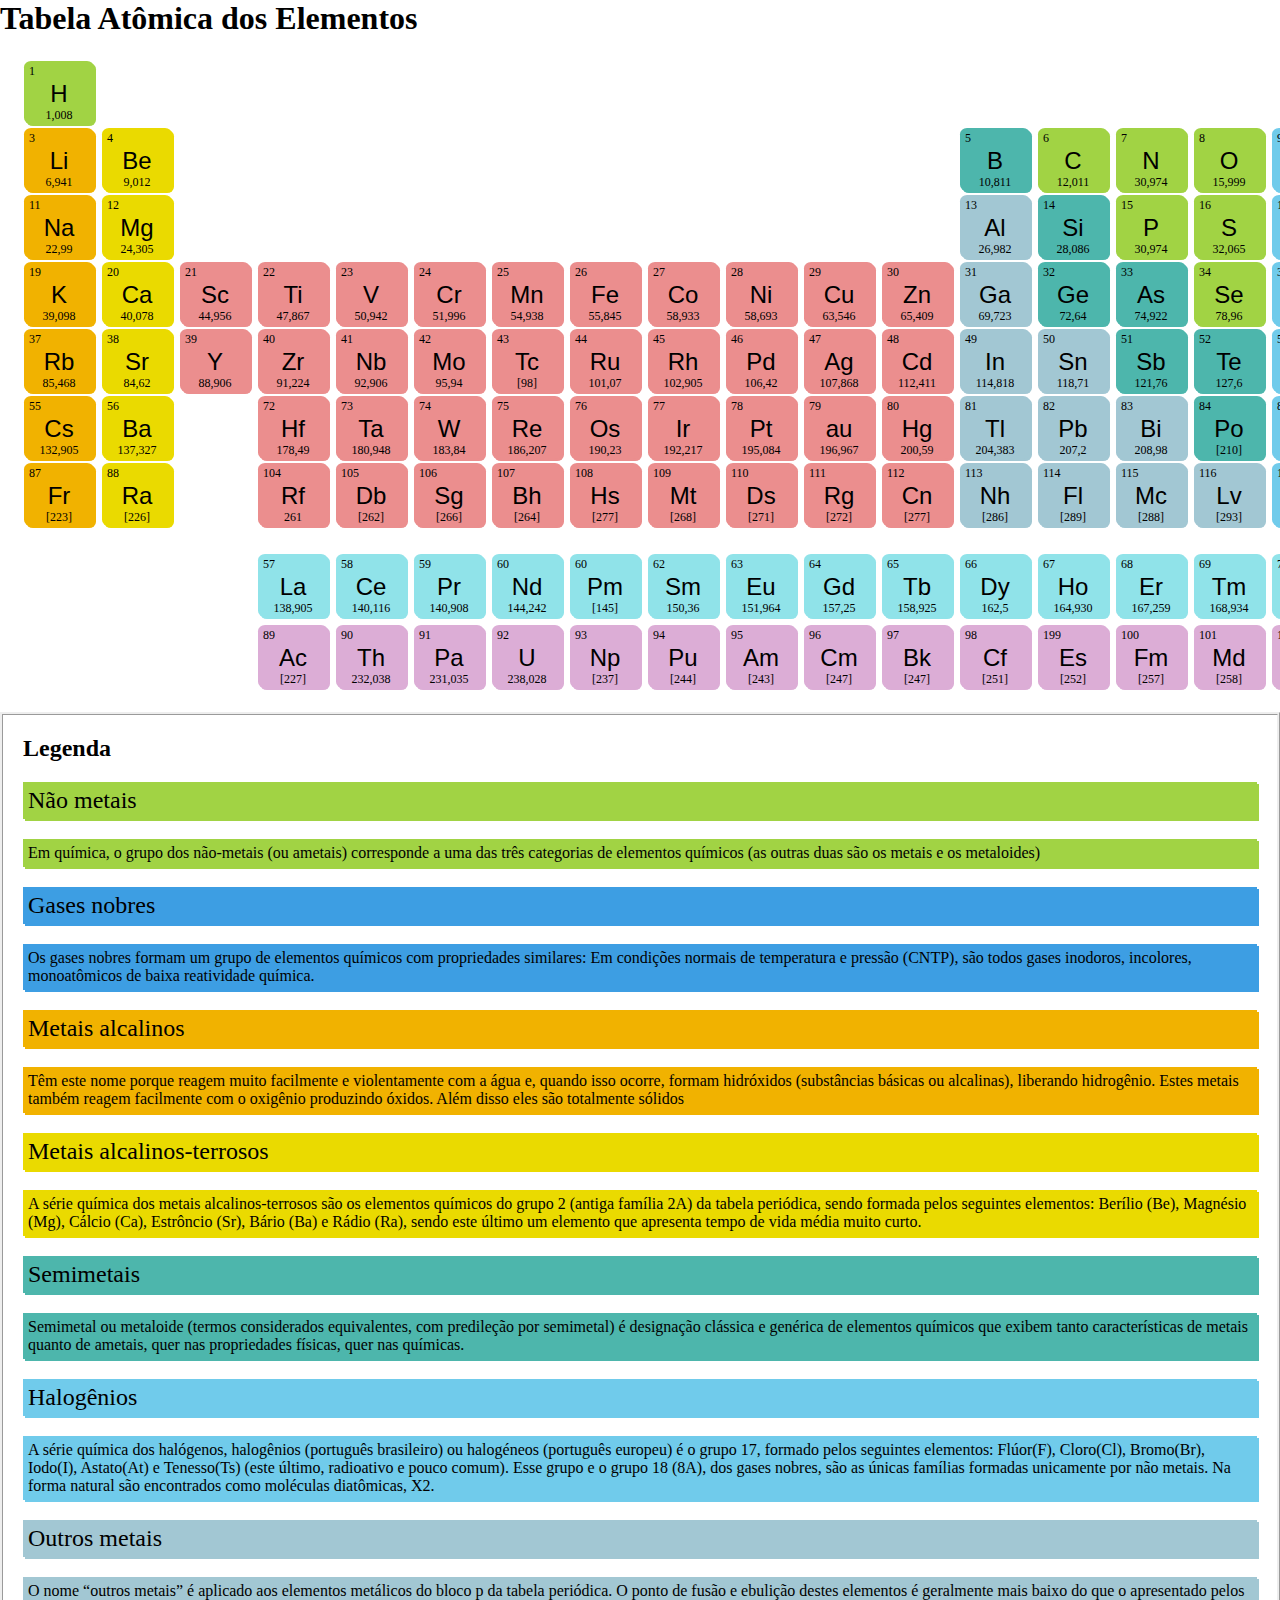
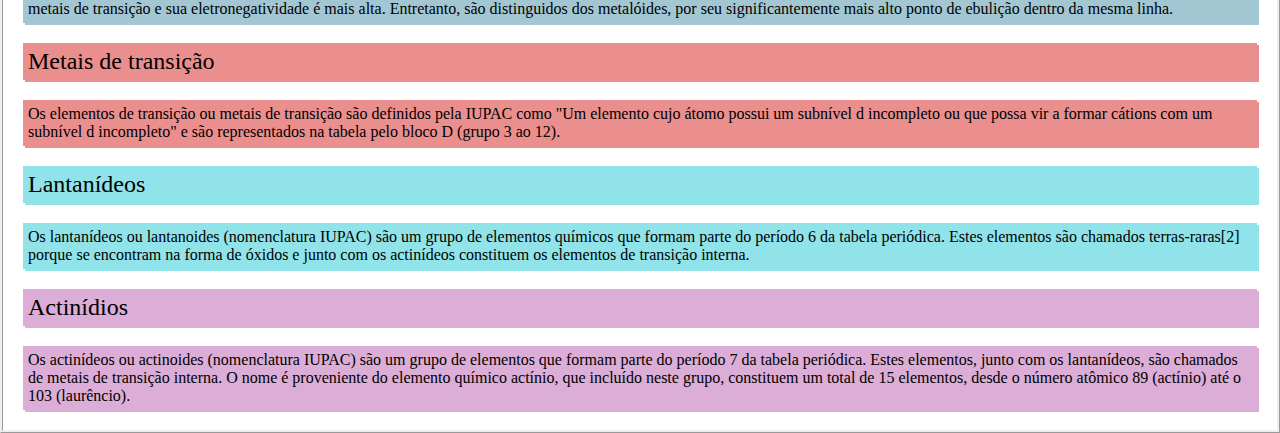
<file: Front-End/Tabela_Periodica/index.html>
<!DOCTYPE html>
<html lang="en">
<head>
    <meta charset="UTF-8">
    <meta http-equiv="X-UA-Compatible" content="IE=edge">
    <meta name="viewport" content="width=device-width, initial-scale=1.0">
    <link rel="stylesheet" href="style.css">
    <title>Tabela Periódica</title>
</head>
<body>
    <div class="titulo"><h1>Tabela Atômica dos Elementos</h1></div>
    <div class="grupo-elementos">
        <div class="coluna">
            <a href="#nao-metais-legenda"><div title="Hidrogênio" class="elemento nao-metais hovertext">
                <p class="tabela-numero">1</p>
                <p class="elemento-abreviado">H</p>
                <p class="massa-atomica">1,008</p>
            </div></a>
            <a href="#metais-alcalinos-legenda"><div class="elemento metais-alcalinos">
                <p class="tabela-numero">3</p>
                <p class="elemento-abreviado">Li</p>
                <p class="massa-atomica">6,941</p>
            </div></a>
            <a href="#metais-alcalinos-legenda"><div class="elemento metais-alcalinos">
                <p class="tabela-numero">11</p>
                <p class="elemento-abreviado">Na</p>
                <p class="massa-atomica">22,99</p>
            </div></a>
            <a href="#metais-alcalinos-legenda"><div class="elemento metais-alcalinos">
                <p class="tabela-numero">19</p>
                <p class="elemento-abreviado">K</p>
                <p class="massa-atomica">39,098</p>
            </div></a>
            <a href="#metais-alcalinos-legenda"><div class="elemento metais-alcalinos">
                <p class="tabela-numero">37</p>
                <p class="elemento-abreviado">Rb</p>
                <p class="massa-atomica">85,468</p>
            </div></a>
            <a href="#metais-alcalinos-legenda"><div class="elemento metais-alcalinos">
                <p class="tabela-numero">55</p>
                <p class="elemento-abreviado">Cs</p>
                <p class="massa-atomica">132,905</p>
            </div></a>
            <a href="#metais-alcalinos-legenda"><div class="elemento metais-alcalinos">
                <p class="tabela-numero">87</p>
                <p class="elemento-abreviado">Fr</p>
                <p class="massa-atomica">[223]</p>
            </div></a>
        </div>
        <div class="coluna">
            <div class="vazio"></div>
            <a href="#metais-alcalinos-terrosos-legenda"><div class="elemento metais-alcalinos-terrosos">
                <p class="tabela-numero">4</p>
                <p class="elemento-abreviado">Be</p>
                <p class="massa-atomica">9,012</p>
            </div></a>
            <a href="#metais-alcalinos-terrosos-legenda"><div class="elemento metais-alcalinos-terrosos">
                <p class="tabela-numero">12</p>
                <p class="elemento-abreviado">Mg</p>
                <p class="massa-atomica">24,305</p>
            </div></a>
            <a href="#metais-alcalinos-terrosos-legenda"><div class="elemento metais-alcalinos-terrosos">
                <p class="tabela-numero">20</p>
                <p class="elemento-abreviado">Ca</p>
                <p class="massa-atomica">40,078</p>
            </div></a>
            <a href="#metais-alcalinos-terrosos-legenda"><div class="elemento metais-alcalinos-terrosos">
                <p class="tabela-numero">38</p>
                <p class="elemento-abreviado">Sr</p>
                <p class="massa-atomica">84,62</p>
            </div></a>
            <a href="#metais-alcalinos-terrosos-legenda"><div class="elemento metais-alcalinos-terrosos">
                <p class="tabela-numero">56</p>
                <p class="elemento-abreviado">Ba</p>
                <p class="massa-atomica">137,327</p>
            </div></a>
            <a href="#metais-alcalinos-terrosos-legenda"><div class="elemento metais-alcalinos-terrosos">
                <p class="tabela-numero">88</p>
                <p class="elemento-abreviado">Ra</p>
                <p class="massa-atomica">[226]</p>
            </div></a>
        </div>
        <div class="coluna">
            <div class="vazio"></div>
            <div class="vazio"></div>
            <div class="vazio">
            </div>
            <a href="#metais-transicao-legenda"><div class="elemento metais-transicao">
                <p class="tabela-numero">21</p>
                <p class="elemento-abreviado">Sc</p>
                <p class="massa-atomica">44,956</p>
            </div></a>
            <a href="#metais-transicao-legenda"><div class="elemento metais-transicao">
                <p class="tabela-numero">39</p>
                <p class="elemento-abreviado">Y</p>
                <p class="massa-atomica">88,906</p>
            </div></a>
            <div class="vazio"></div>
            <div class="vazio"></div>
        </div>
        <div class="coluna">
            <div class="vazio"></div>
            <div class="vazio"></div>
            <div class="vazio">
            </div>
            <a href="#metais-transicao-legenda"><div class="elemento metais-transicao">
                <p class="tabela-numero">22</p>
                <p class="elemento-abreviado">Ti</p>
                <p class="massa-atomica">47,867</p>
            </div></a>
            <a href="#metais-transicao-legenda"><div class="elemento metais-transicao">
                <p class="tabela-numero">40</p>
                <p class="elemento-abreviado">Zr</p>
                <p class="massa-atomica">91,224</p>
            </div></a>
            <a href="#metais-transicao-legenda"><div class="elemento metais-transicao">
                <p class="tabela-numero">72</p>
                <p class="elemento-abreviado">Hf</p>
                <p class="massa-atomica">178,49</p>
            </div></a>
            <a href="#metais-transicao-legenda"><div class="elemento metais-transicao">
                <p class="tabela-numero">104</p>
                <p class="elemento-abreviado">Rf</p>
                <p class="massa-atomica">261</p>
            </div></a>
        </div>
        <div class="coluna">
            <div class="vazio"></div>
            <div class="vazio"></div>
            <div class="vazio"></div>
            <a href="#metais-transicao-legenda"><div class="elemento metais-transicao">
                <p class="tabela-numero">23</p>
                <p class="elemento-abreviado">V</p>
                <p class="massa-atomica">50,942</p>
            </div></a>
            <a href="#metais-transicao-legenda"><div class="elemento metais-transicao">
                <p class="tabela-numero">41</p>
                <p class="elemento-abreviado">Nb</p>
                <p class="massa-atomica">92,906</p>
            </div></a>
            <a href="#metais-transicao-legenda"><div class="elemento metais-transicao">
                <p class="tabela-numero">73</p>
                <p class="elemento-abreviado">Ta</p>
                <p class="massa-atomica">180,948</p>
            </div></a>
            <a href="#metais-transicao-legenda"><div class="elemento metais-transicao">
                <p class="tabela-numero">105</p>
                <p class="elemento-abreviado">Db</p>
                <p class="massa-atomica">[262]</p>
            </div></a>
        </div>
        <div class="coluna">
            <div class="vazio"></div>
            <div class="vazio"></div>
            <div class="vazio"></div>
            <a href="#metais-transicao-legenda"><div class="elemento metais-transicao">
                <p class="tabela-numero">24</p>
                <p class="elemento-abreviado">Cr</p>
                <p class="massa-atomica">51,996</p>
            </div></a>
            <a href="#metais-transicao-legenda"><div class="elemento metais-transicao">
                <p class="tabela-numero">42</p>
                <p class="elemento-abreviado">Mo</p>
                <p class="massa-atomica">95,94</p>
            </div></a>
            <a href="#metais-transicao-legenda"><div class="elemento metais-transicao">
                <p class="tabela-numero">74</p>
                <p class="elemento-abreviado">W</p>
                <p class="massa-atomica">183,84</p>
            </div></a>
            <a href="#metais-transicao-legenda"><div class="elemento metais-transicao">
                <p class="tabela-numero">106</p>
                <p class="elemento-abreviado">Sg</p>
                <p class="massa-atomica">[266]</p>
            </div></a>
        </div>
        <div class="coluna">
            <div class="vazio"></div>
            <div class="vazio"></div>
            <div class="vazio"></div>
            <a href="#metais-transicao-legenda"><div class="elemento metais-transicao">
                <p class="tabela-numero">25</p>
                <p class="elemento-abreviado">Mn</p>
                <p class="massa-atomica">54,938</p>
            </div></a>
            <a href="#metais-transicao-legenda"><div class="elemento metais-transicao">
                <p class="tabela-numero">43</p>
                <p class="elemento-abreviado">Tc</p>
                <p class="massa-atomica">[98]</p>
            </div></a>
            <a href="#metais-transicao-legenda"><div class="elemento metais-transicao">
                <p class="tabela-numero">75</p>
                <p class="elemento-abreviado">Re</p>
                <p class="massa-atomica">186,207</p>
            </div></a>
            <a href="#metais-transicao-legenda"><div class="elemento metais-transicao">
                <p class="tabela-numero">107</p>
                <p class="elemento-abreviado">Bh</p>
                <p class="massa-atomica">[264]</p>
            </div></a>
        </div>
        <div class="coluna">
            <div class="vazio"></div>
            <div class="vazio"></div>
            <div class="vazio"></div>
            <a href="#metais-transicao-legenda"><div class="elemento metais-transicao">
                <p class="tabela-numero">26</p>
                <p class="elemento-abreviado">Fe</p>
                <p class="massa-atomica">55,845</p>
            </div></a>
            <a href="#metais-transicao-legenda"><div class="elemento metais-transicao">
                <p class="tabela-numero">44</p>
                <p class="elemento-abreviado">Ru</p>
                <p class="massa-atomica">101,07</p>
            </div></a>
            <a href="#metais-transicao-legenda"><div class="elemento metais-transicao">
                <p class="tabela-numero">76</p>
                <p class="elemento-abreviado">Os</p>
                <p class="massa-atomica">190,23</p>
            </div></a>
            <a href="#metais-transicao-legenda"><div class="elemento metais-transicao">
                <p class="tabela-numero">108</p>
                <p class="elemento-abreviado">Hs</p>
                <p class="massa-atomica">[277]</p>
            </div></a>
        </div>
        <div class="coluna">
            <div class="vazio"></div>
            <div class="vazio"></div>
            <div class="vazio"></div>
            <a href="#metais-transicao-legenda"><div class="elemento metais-transicao">
                <p class="tabela-numero">27</p>
                <p class="elemento-abreviado">Co</p>
                <p class="massa-atomica">58,933</p>
            </div></a>
            <a href="#metais-transicao-legenda"><div class="elemento metais-transicao">
                <p class="tabela-numero">45</p>
                <p class="elemento-abreviado">Rh</p>
                <p class="massa-atomica">102,905</p>
            </div></a>
            <a href="#metais-transicao-legenda"><div class="elemento metais-transicao">
                <p class="tabela-numero">77</p>
                <p class="elemento-abreviado">Ir</p>
                <p class="massa-atomica">192,217</p>
            </div></a>
            <a href="#metais-transicao-legenda"><div class="elemento metais-transicao">
                <p class="tabela-numero">109</p>
                <p class="elemento-abreviado">Mt</p>
                <p class="massa-atomica">[268]</p>
            </div></a>
        </div>
        <div class="coluna">
            <div class="vazio"></div>
            <div class="vazio"></div>
            <div class="vazio"></div>
            <a href="#metais-transicao-legenda"><div class="elemento metais-transicao">
                <p class="tabela-numero">28</p>
                <p class="elemento-abreviado">Ni</p>
                <p class="massa-atomica">58,693</p>
            </div></a>
            <a href="#metais-transicao-legenda"><div class="elemento metais-transicao">
                <p class="tabela-numero">46</p>
                <p class="elemento-abreviado">Pd</p>
                <p class="massa-atomica">106,42</p>
            </div></a>
            <a href="#metais-transicao-legenda"><div class="elemento metais-transicao">
                <p class="tabela-numero">78</p>
                <p class="elemento-abreviado">Pt</p>
                <p class="massa-atomica">195,084</p>
            </div></a>
            <a href="#metais-transicao-legenda"><div class="elemento metais-transicao">
                <p class="tabela-numero">110</p>
                <p class="elemento-abreviado">Ds</p>
                <p class="massa-atomica">[271]</p>
            </div></a>
        </div>
        <div class="coluna">
            <div class="vazio"></div>
            <div class="vazio"></div>
            <div class="vazio"></div>
            <a href="#metais-transicao-legenda"><div class="elemento metais-transicao">
                <p class="tabela-numero">29</p>
                <p class="elemento-abreviado">Cu</p>
                <p class="massa-atomica">63,546</p>
            </div></a>
            <a href="#metais-transicao-legenda"><div class="elemento metais-transicao">
                <p class="tabela-numero">47</p>
                <p class="elemento-abreviado">Ag</p>
                <p class="massa-atomica">107,868</p>
            </div></a>
            <a href="#metais-transicao-legenda"><div class="elemento metais-transicao">
                <p class="tabela-numero">79</p>
                <p class="elemento-abreviado">au</p>
                <p class="massa-atomica">196,967</p>
            </div></a>
            <a href="#metais-transicao-legenda"><div class="elemento metais-transicao">
                <p class="tabela-numero">111</p>
                <p class="elemento-abreviado">Rg</p>
                <p class="massa-atomica">[272]</p>
            </div></a>
        </div>
        <div class="coluna">
            <div class="vazio"></div>
            <div class="vazio"></div>
            <div class="vazio"></div>
            <a href="#metais-transicao-legenda"><div class="elemento metais-transicao">
                <p class="tabela-numero">30</p>
                <p class="elemento-abreviado">Zn</p>
                <p class="massa-atomica">65,409</p>
            </div></a>
            <a href="#metais-transicao-legenda"><div class="elemento metais-transicao">
                <p class="tabela-numero">48</p>
                <p class="elemento-abreviado">Cd</p>
                <p class="massa-atomica">112,411</p>
            </div></a>
            <a href="#metais-transicao-legenda"><div class="elemento metais-transicao">
                <p class="tabela-numero">80</p>
                <p class="elemento-abreviado">Hg</p>
                <p class="massa-atomica">200,59</p>
            </div></a>
            <a href="#metais-transicao-legenda"><div class="elemento metais-transicao">
                <p class="tabela-numero">112</p>
                <p class="elemento-abreviado">Cn</p>
                <p class="massa-atomica">[277]</p>
            </div></a>
        </div>
        <div class="coluna">
            <div class="vazio"></div>
            <a href="#semimetais-legenda"><div class="elemento semimetais">
                <p class="tabela-numero">5</p>
                <p class="elemento-abreviado">B</p>
                <p class="massa-atomica">10,811</p>
            </div></a>
            <a href="#outros-metais-legenda"><div class="elemento outros-metais">
                <p class="tabela-numero">13</p>
                <p class="elemento-abreviado">Al</p>
                <p class="massa-atomica">26,982</p>
            </div></a>
            <a href="#outros-metais-legenda"><div class="elemento outros-metais">
                <p class="tabela-numero">31</p>
                <p class="elemento-abreviado">Ga</p>
                <p class="massa-atomica">69,723</p>
            </div></a>
            <a href="#outros-metais-legenda"><div class="elemento outros-metais">
                <p class="tabela-numero">49</p>
                <p class="elemento-abreviado">In</p>
                <p class="massa-atomica">114,818</p>
            </div></a>
            <a href="#outros-metais-legenda"><div class="elemento outros-metais">
                <p class="tabela-numero">81</p>
                <p class="elemento-abreviado">Tl</p>
                <p class="massa-atomica">204,383</p>
            </div></a>
            <a href="#outros-metais-legenda"><div class="elemento outros-metais">
                <p class="tabela-numero">113</p>
                <p class="elemento-abreviado">Nh</p>
                <p class="massa-atomica">[286]</p>
            </div></a>
        </div>
        <div class="coluna">
            <div class="vazio"></div>
            <a href="#nao-metais-legenda"><div class="elemento nao-metais">
                <p class="tabela-numero">6</p>
                <p class="elemento-abreviado">C</p>
                <p class="massa-atomica">12,011</p>
            </div></a>
            <a href="#semimetais-legenda"><div class="elemento semimetais">
                <p class="tabela-numero">14</p>
                <p class="elemento-abreviado">Si</p>
                <p class="massa-atomica">28,086</p>
            </div></a>
            <a href="#semimetais-legenda"><div class="elemento semimetais">
                <p class="tabela-numero">32</p>
                <p class="elemento-abreviado">Ge</p>
                <p class="massa-atomica">72,64</p>
            </div></a>
            <a href="#outros-metais-legenda"><div class="elemento outros-metais">
                <p class="tabela-numero">50</p>
                <p class="elemento-abreviado">Sn</p>
                <p class="massa-atomica">118,71</p>
            </div></a>
            <a href="#outros-metais-legenda"><div class="elemento outros-metais">
                <p class="tabela-numero">82</p>
                <p class="elemento-abreviado">Pb</p>
                <p class="massa-atomica">207,2</p>
            </div></a>
            <a href="#outros-metais-legenda"><div class="elemento outros-metais">
                <p class="tabela-numero">114</p>
                <p class="elemento-abreviado">Fl</p>
                <p class="massa-atomica">[289]</p>
            </div></a>
        </div>
        <div class="coluna">
            <div class="vazio"></div>
            <a href="#nao-metais-legenda"><div class="elemento nao-metais">
                <p class="tabela-numero">7</p>
                <p class="elemento-abreviado">N</p>
                <p class="massa-atomica">30,974</p>
            </div></a>
            <a href="#nao-metais-legenda"><div class="elemento nao-metais">
                <p class="tabela-numero">15</p>
                <p class="elemento-abreviado">P</p>
                <p class="massa-atomica">30,974</p>
            </div></a>
            <a href="#semimetais-legenda"><div class="elemento semimetais">
                <p class="tabela-numero">33</p>
                <p class="elemento-abreviado">As</p>
                <p class="massa-atomica">74,922</p>
            </div></a>
            <a href="#semimetais-legenda"><div class="elemento semimetais">
                <p class="tabela-numero">51</p>
                <p class="elemento-abreviado">Sb</p>
                <p class="massa-atomica">121,76</p>
            </div></a>
            <a href="#outros-metais-legenda"><div class="elemento outros-metais">
                <p class="tabela-numero">83</p>
                <p class="elemento-abreviado">Bi</p>
                <p class="massa-atomica">208,98</p>
            </div></a>
            <a href="#outros-metais-legenda"><div class="elemento outros-metais">
                <p class="tabela-numero">115</p>
                <p class="elemento-abreviado">Mc</p>
                <p class="massa-atomica">[288]</p>
            </div></a>
        </div>
        <div class="coluna">
            <div class="vazio"></div>
            <a href="#nao-metais-legenda"><div class="elemento nao-metais">
                <p class="tabela-numero">8</p>
                <p class="elemento-abreviado">O</p>
                <p class="massa-atomica">15,999</p>
            </div></a>
            <a href="#nao-metais-legenda"><div class="elemento nao-metais">
                <p class="tabela-numero">16</p>
                <p class="elemento-abreviado">S</p>
                <p class="massa-atomica">32,065</p>
            </div></a>
            <a href="#nao-metais-legenda"><div class="elemento nao-metais">
                <p class="tabela-numero">34</p>
                <p class="elemento-abreviado">Se</p>
                <p class="massa-atomica">78,96</p>
            </div></a>
            <a href="#semimetais-legenda"><div class="elemento semimetais">
                <p class="tabela-numero">52</p>
                <p class="elemento-abreviado">Te</p>
                <p class="massa-atomica">127,6</p>
            </div></a>
            <a href="#semimetais-legenda"><div class="elemento semimetais">
                <p class="tabela-numero">84</p>
                <p class="elemento-abreviado">Po</p>
                <p class="massa-atomica">[210]</p>
            </div></a>
            <a href="#outros-metais-legenda"><div class="elemento outros-metais">
                <p class="tabela-numero">116</p>
                <p class="elemento-abreviado">Lv</p>
                <p class="massa-atomica">[293]</p>
            </div></a>
        </div>
        <div class="coluna">
            <div class="vazio"></div>
            <a href="#halogenios-legenda"><div class="elemento halogenios">
                <p class="tabela-numero">9</p>
                <p class="elemento-abreviado">F</p>
                <p class="massa-atomica">18,998</p>
            </div></a>
            <a href="#halogenios-legenda"><div class="elemento halogenios">
                <p class="tabela-numero">17</p>
                <p class="elemento-abreviado">Cl</p>
                <p class="massa-atomica">35,453</p>
            </div></a>
            <a href="#halogenios-legenda"><div class="elemento halogenios">
                <p class="tabela-numero">35</p>
                <p class="elemento-abreviado">Br</p>
                <p class="massa-atomica">79,904</p>
            </div></a>
            <a href="#halogenios-legenda"><div class="elemento halogenios">
                <p class="tabela-numero">53</p>
                <p class="elemento-abreviado">I</p>
                <p class="massa-atomica">126,904</p>
            </div></a>
            <a href="#halogenios-legenda"><div class="elemento halogenios">
                <p class="tabela-numero">85</p>
                <p class="elemento-abreviado">At</p>
                <p class="massa-atomica">[210]</p>
            </div></a>
            <a href="#halogenios-legenda"><div class="elemento halogenios">
                <p class="tabela-numero">117</p>
                <p class="elemento-abreviado">Ts</p>
                <p class="massa-atomica">[294]</p>
            </div></a>
        </div>
        <a href="#gases-nobres-legenda"><div class="coluna">
            <div class="elemento gases-nobres">
                <p class="tabela-numero">2</p>
                <p class="elemento-abreviado">He</p>
                <p class="massa-atomica">4,003</p>
            </div></a>
            <a href="#gases-nobres-legenda"><div class="elemento gases-nobres">
                <p class="tabela-numero">10</p>
                <p class="elemento-abreviado">Ne</p>
                <p class="massa-atomica">20,18</p>
            </div></a>
            <a href="#gases-nobres-legenda"><div class="elemento gases-nobres">
                <p class="tabela-numero">18</p>
                <p class="elemento-abreviado">Ar</p>
                <p class="massa-atomica">39,948</p>
            </div></a>
            <a href="#gases-nobres-legenda"><div class="elemento gases-nobres">
                <p class="tabela-numero">36</p>
                <p class="elemento-abreviado">Kr</p>
                <p class="massa-atomica">83,798</p>
            </div></a>
            <a href="#gases-nobres-legenda"><div class="elemento gases-nobres">
                <p class="tabela-numero">54</p>
                <p class="elemento-abreviado">Xe</p>
                <p class="massa-atomica">131,293</p>
            </div></a>
            <a href="#gases-nobres-legenda"><div class="elemento gases-nobres">
                <p class="tabela-numero">86</p>
                <p class="elemento-abreviado">Rn</p>
                <p class="massa-atomica">[220]</p>
            </div></a>
            <a href="#gases-nobres-legenda"><div class="elemento gases-nobres">
                <p class="tabela-numero">118</p>
                <p class="elemento-abreviado">Og</p>
                <p class="massa-atomica">[294]</p>
            </div></a>
        </div>
    </div>
    <div class="grupo-elementos-2">
        <div class="linha">
            <div class="elemento vazio"></div>
            <div class="elemento vazio"></div>
            <div class="elemento vazio"></div>
            <a href="#lantanideos-legenda"><div class="elemento lantanideos">
                <p class="tabela-numero">57</p>
                <p class="elemento-abreviado">La</p>
                <p class="massa-atomica">138,905</p>
            </div></a>
            <a href="#lantanideos-legenda"><div class="elemento lantanideos">
                <p class="tabela-numero">58</p>
                <p class="elemento-abreviado">Ce</p>
                <p class="massa-atomica">140,116</p>
            </div></a>
            <a href="#lantanideos-legenda"><div class="elemento lantanideos">
                <p class="tabela-numero">59</p>
                <p class="elemento-abreviado">Pr</p>
                <p class="massa-atomica">140,908</p>
            </div></a>
            <a href="#lantanideos-legenda"><div class="elemento lantanideos">
                <p class="tabela-numero">60</p>
                <p class="elemento-abreviado">Nd</p>
                <p class="massa-atomica">144,242</p>
            </div></a>
            <a href="#lantanideos-legenda"><div class="elemento lantanideos">
                <p class="tabela-numero">60</p>
                <p class="elemento-abreviado">Pm</p>
                <p class="massa-atomica">[145]</p>
            </div></a>
            <a href="#lantanideos-legenda"><div class="elemento lantanideos">
                <p class="tabela-numero">62</p>
                <p class="elemento-abreviado">Sm</p>
                <p class="massa-atomica">150,36</p>
            </div></a>
            <a href="#lantanideos-legenda"><div class="elemento lantanideos">
                <p class="tabela-numero">63</p>
                <p class="elemento-abreviado">Eu</p>
                <p class="massa-atomica">151,964</p>
            </div></a>
            <a href="#lantanideos-legenda"><div class="elemento lantanideos">
                <p class="tabela-numero">64</p>
                <p class="elemento-abreviado">Gd</p>
                <p class="massa-atomica">157,25</p>
            </div></a>
            <a href="#lantanideos-legenda"><div class="elemento lantanideos">
                <p class="tabela-numero">65</p>
                <p class="elemento-abreviado">Tb</p>
                <p class="massa-atomica">158,925</p>
            </div></a>
            <a href="#lantanideos-legenda"><div class="elemento lantanideos">
                <p class="tabela-numero">66</p>
                <p class="elemento-abreviado">Dy</p>
                <p class="massa-atomica">162,5</p>
            </div></a>
            <a href="#lantanideos-legenda"><div class="elemento lantanideos">
                <p class="tabela-numero">67</p>
                <p class="elemento-abreviado">Ho</p>
                <p class="massa-atomica">164,930</p>
            </div></a>
            <a href="#lantanideos-legenda"><div class="elemento lantanideos">
                <p class="tabela-numero">68</p>
                <p class="elemento-abreviado">Er</p>
                <p class="massa-atomica">167,259</p>
            </div></a>
            <a href="#lantanideos-legenda"><div class="elemento lantanideos">
                <p class="tabela-numero">69</p>
                <p class="elemento-abreviado">Tm</p>
                <p class="massa-atomica">168,934</p>
            </div></a>
            <a href="#lantanideos-legenda"><div class="elemento lantanideos">
                <p class="tabela-numero">70</p>
                <p class="elemento-abreviado">Yb</p>
                <p class="massa-atomica">173,04</p>
            </div></a>
            <a href="#lantanideos-legenda"><div class="elemento lantanideos">
                <p class="tabela-numero">70</p>
                <p class="elemento-abreviado">Yb</p>
                <p class="massa-atomica">173,04</p>
            </div></a>
        </div>
        <div class="linha">
            <div class="elemento vazio"></div>
            <div class="elemento vazio"></div>
            <div class="elemento vazio"></div>
            <a href="#actinideos-legenda"><div class="elemento actinideos">
                <p class="tabela-numero">89</p>
                <p class="elemento-abreviado">Ac</p>
                <p class="massa-atomica">[227]</p>
            </div></a>
            <a href="#actinideos-legenda"><div class="elemento actinideos">
                <p class="tabela-numero">90</p>
                <p class="elemento-abreviado">Th</p>
                <p class="massa-atomica">232,038</p>
            </div></a>
            <a href="#actinideos-legenda"><div class="elemento actinideos">
                <p class="tabela-numero">91</p>
                <p class="elemento-abreviado">Pa</p>
                <p class="massa-atomica">231,035</p>
            </div></a>
            <a href="#actinideos-legenda"><div class="elemento actinideos">
                <p class="tabela-numero">92</p>
                <p class="elemento-abreviado">U</p>
                <p class="massa-atomica">238,028</p>
            </div></a>
            <a href="#actinideos-legenda"><div class="elemento actinideos">
                <p class="tabela-numero">93</p>
                <p class="elemento-abreviado">Np</p>
                <p class="massa-atomica">[237]</p>
            </div></a>
            <a href="#actinideos-legenda"><div class="elemento actinideos">
                <p class="tabela-numero">94</p>
                <p class="elemento-abreviado">Pu</p>
                <p class="massa-atomica">[244]</p>
            </div></a>
            <a href="#actinideos-legenda"><div class="elemento actinideos">
                <p class="tabela-numero">95</p>
                <p class="elemento-abreviado">Am</p>
                <p class="massa-atomica">[243]</p>
            </div></a>
            <a href="#actinideos-legenda"><div class="elemento actinideos">
                <p class="tabela-numero">96</p>
                <p class="elemento-abreviado">Cm</p>
                <p class="massa-atomica">[247]</p>
            </div></a>
            <a href="#actinideos-legenda"><div class="elemento actinideos">
                <p class="tabela-numero">97</p>
                <p class="elemento-abreviado">Bk</p>
                <p class="massa-atomica">[247]</p>
            </div></a>
            <a href="#actinideos-legenda"><div class="elemento actinideos">
                <p class="tabela-numero">98</p>
                <p class="elemento-abreviado">Cf</p>
                <p class="massa-atomica">[251]</p>
            </div></a>
            <a href="#actinideos-legenda"><div class="elemento actinideos">
                <p class="tabela-numero">199</p>
                <p class="elemento-abreviado">Es</p>
                <p class="massa-atomica">[252]</p>
            </div></a>
            <a href="#actinideos-legenda"><div class="elemento actinideos">
                <p class="tabela-numero">100</p>
                <p class="elemento-abreviado">Fm</p>
                <p class="massa-atomica">[257]</p>
            </div></a>
            <a href="#actinideos-legenda"><div class="elemento actinideos">
                <p class="tabela-numero">101</p>
                <p class="elemento-abreviado">Md</p>
                <p class="massa-atomica">[258]</p>
            </div></a>
            <a href="#actinideos-legenda"><div class="elemento actinideos">
                <p class="tabela-numero">102</p>
                <p class="elemento-abreviado">No</p>
                <p class="massa-atomica">[259]</p>
            </div></a>
            <a href="#actinideos-legenda"><div class="elemento actinideos">
                <p class="tabela-numero">118</p>
                <p class="elemento-abreviado">Og</p>
                <p class="massa-atomica">[294]</p>
            </div></a>
        </div>
    </div>
    <div class="legenda-e-extras">
        <div class="grupo-legenda">
            <h2 class="titulo-legenda">Legenda</h2>
            <p class="legenda nao-metais" id="nao-metais-legenda">Não metais</p>
            <div class="nao-metais extras" ><p>Em química, o grupo dos não-metais (ou ametais) corresponde a uma das três categorias de elementos químicos (as outras duas são os metais e os metaloides)</p></div>
            
            <p class="legenda gases-nobres" id="gases-nobres-legenda">Gases nobres</p>
            <div class="gases-nobres extras" ><p>Os gases nobres formam um grupo de elementos químicos com propriedades similares: Em condições normais de temperatura e pressão (CNTP), são todos gases inodoros, incolores, monoatômicos de baixa reatividade química.</p></div>
            
            <p class="legenda metais-alcalinos" id="metais-alcalinos-legenda">Metais alcalinos</p>
            <div class="metais-alcalinos extras" ><p>Têm este nome porque reagem muito facilmente e violentamente com a água e, quando isso ocorre, formam hidróxidos (substâncias básicas ou alcalinas), liberando hidrogênio. Estes metais também reagem facilmente com o oxigênio produzindo óxidos. Além disso eles são totalmente sólidos</p></div>
            
            <p class="legenda metais-alcalinos-terrosos" id="metais-alcalinos-terrosos-legenda">Metais alcalinos-terrosos</p>
            <div class="metais-alcalinos-terrosos extras" ><p>A série química dos metais alcalinos-terrosos são os elementos químicos do grupo 2 (antiga família 2A) da tabela periódica, sendo formada pelos seguintes elementos: Berílio (Be), Magnésio (Mg), Cálcio (Ca), Estrôncio (Sr), Bário (Ba) e Rádio (Ra), sendo este último um elemento que apresenta tempo de vida média muito curto.</p></div>
            
            <p class="legenda semimetais" id="semimetais-legenda">Semimetais</p>
            <div class="semimetais extras" ><p>Semimetal ou metaloide (termos considerados equivalentes, com predileção por semimetal) é designação clássica e genérica de elementos químicos que exibem tanto características de metais quanto de ametais, quer nas propriedades físicas, quer nas químicas.</p></div>
            
            <p class="legenda halogenios" id="halogenios-legenda">Halogênios</p>
            <div class="halogenios extras" ><p>A série química dos halógenos, halogênios (português brasileiro) ou halogéneos (português europeu) é o grupo 17, formado pelos seguintes elementos: Flúor(F), Cloro(Cl), Bromo(Br), Iodo(I), Astato(At) e Tenesso(Ts) (este último, radioativo e pouco comum). Esse grupo e o grupo 18 (8A), dos gases nobres, são as únicas famílias formadas unicamente por não metais. Na forma natural são encontrados como moléculas diatômicas, X2.</p></div>

            <p class="legenda outros-metais" id="outros-metais-legenda">Outros metais</p>
            <div class="outros-metais extras"><p>O nome “outros metais” é aplicado aos elementos metálicos do bloco p da tabela periódica. O ponto de fusão e ebulição destes elementos é geralmente mais baixo do que o apresentado pelos metais de transição e sua eletronegatividade é mais alta. Entretanto, são distinguidos dos metalóides, por seu significantemente mais alto ponto de ebulição dentro da mesma linha.</p></div>

            <p class="legenda metais-transicao" id="metais-transicao-legenda">Metais de transição</p>
            <div class="metais-transicao extras" ><p>Os elementos de transição ou metais de transição são definidos pela IUPAC como "Um elemento cujo átomo possui um subnível d incompleto ou que possa vir a formar cátions com um subnível d incompleto" e são representados na tabela pelo bloco D (grupo 3 ao 12).</p></div>

            <p class="legenda lantanideos" id="lantanideos-legenda">Lantanídeos</p>
            <div class="lantanideos extras"><p>Os lantanídeos ou lantanoides (nomenclatura IUPAC) são um grupo de elementos químicos que formam parte do período 6 da tabela periódica. Estes elementos são chamados terras-raras[2] porque se encontram na forma de óxidos e junto com os actinídeos constituem os elementos de transição interna.</p></div>

            <p class="legenda actinideos" id="actinideos-legenda">Actinídios</p>
            <div class="actinideos extras"><p>Os actinídeos ou actinoides (nomenclatura IUPAC) são um grupo de elementos que formam parte do período 7 da tabela periódica. Estes elementos, junto com os lantanídeos, são chamados de metais de transição interna. O nome é proveniente do elemento químico actínio, que incluído neste grupo, constituem um total de 15 elementos, desde o número atômico 89 (actínio) até o 103 (laurêncio).</p></div>
        </div>
        
    </div>
</body> 
</html>
</file>
<file: Front-End/Tabela_Periodica/style.css>
*{
    padding: 0;
    margin: 0;
}

a {
    text-decoration: none;
    color: inherit;
}

body{
    width: 100%;
}

.grupo-elementos{
    display: flex;
    flex-direction: row;
    margin: 20px;
    width: 100%;
}

.grupo-elementos-2{
    display: flex;
    flex-direction: column;
    margin: 20px;
    width: 100%;
}

.linha {
    display: flex;
    flex-direction: row;
    width:max-content;
}

.elemento{
    display: flex;
    flex-direction: column;
    height: 63px;
    width: 70px;
    margin-top: auto;
    align-items: center;
    justify-content: space-evenly;
    border-radius: 10%;
    margin: 4px;
}

.elemento:hover{
    transform: scale(1.2);
    position:initial;
    border-style:solid;
    border-width: 1px;
    box-shadow: none;
}

.tabela-numero {
    font-size: 12px;
    align-self: flex-start;
    margin-left: 5px;
    margin-top: 2px;
}
.elemento-abreviado{
    font-size: 24px;
    font-family: Arial, Helvetica, sans-serif;
}
.massa-atomica {
    font-size: 12px;
}

.vazio {
    height: 63px;
    width: 70px;
    margin: 4px;
}

.nao-metais{
    background-color: #a1d344;
    box-shadow: 2px 2px  #a1d344;
}

.metais-alcalinos{
    background-color: #f1b200;
    box-shadow: 2px 2px  #f1b200;
}

.metais-alcalinos-terrosos{
    background-color: #eada00;
    box-shadow: 2px 2px  #eada00;
}

.metais-transicao{
    background-color: #eb8e8e;
    box-shadow: 2px 2px  #eb8e8e;
}

.semimetais{
    background-color: #4db6ac;
    box-shadow: 2px 2px  #4db6ac;
}

.outros-metais{
    background-color: #a2c7d3;
    box-shadow: 2px 2px  #a2c7d3;
}

.halogenios{
    background-color: #70cbeb;
    box-shadow: 2px 2px  #70cbeb;
}

.gases-nobres{
    background-color: #3d9ee3;
    box-shadow: 2px 2px  #3d9ee3;
}

.lantanideos{
    background-color: #90e3e9;
    box-shadow: 2px 2px  #90e3e9;
}

.actinideos{
    background-color: #dcadd6;
    box-shadow: 2px 2px  #dcadd6;
}

.legenda-e-extras{
    display: flex;
    margin-top: 10px;
    width: 100%;
}

.grupo-legenda{
    width: 100%;
    max-width: 1450px;
    border-style: ridge;
}

.titulo-legenda{
    margin: 20px;
}

.legenda{
    margin: 20px;
    padding: 5px;
    font-size: 24px;
}

.extras{
    margin: 20px;
    padding: 5px;
}

.nome-completo{
    visibility:hidden;
}
</file>
